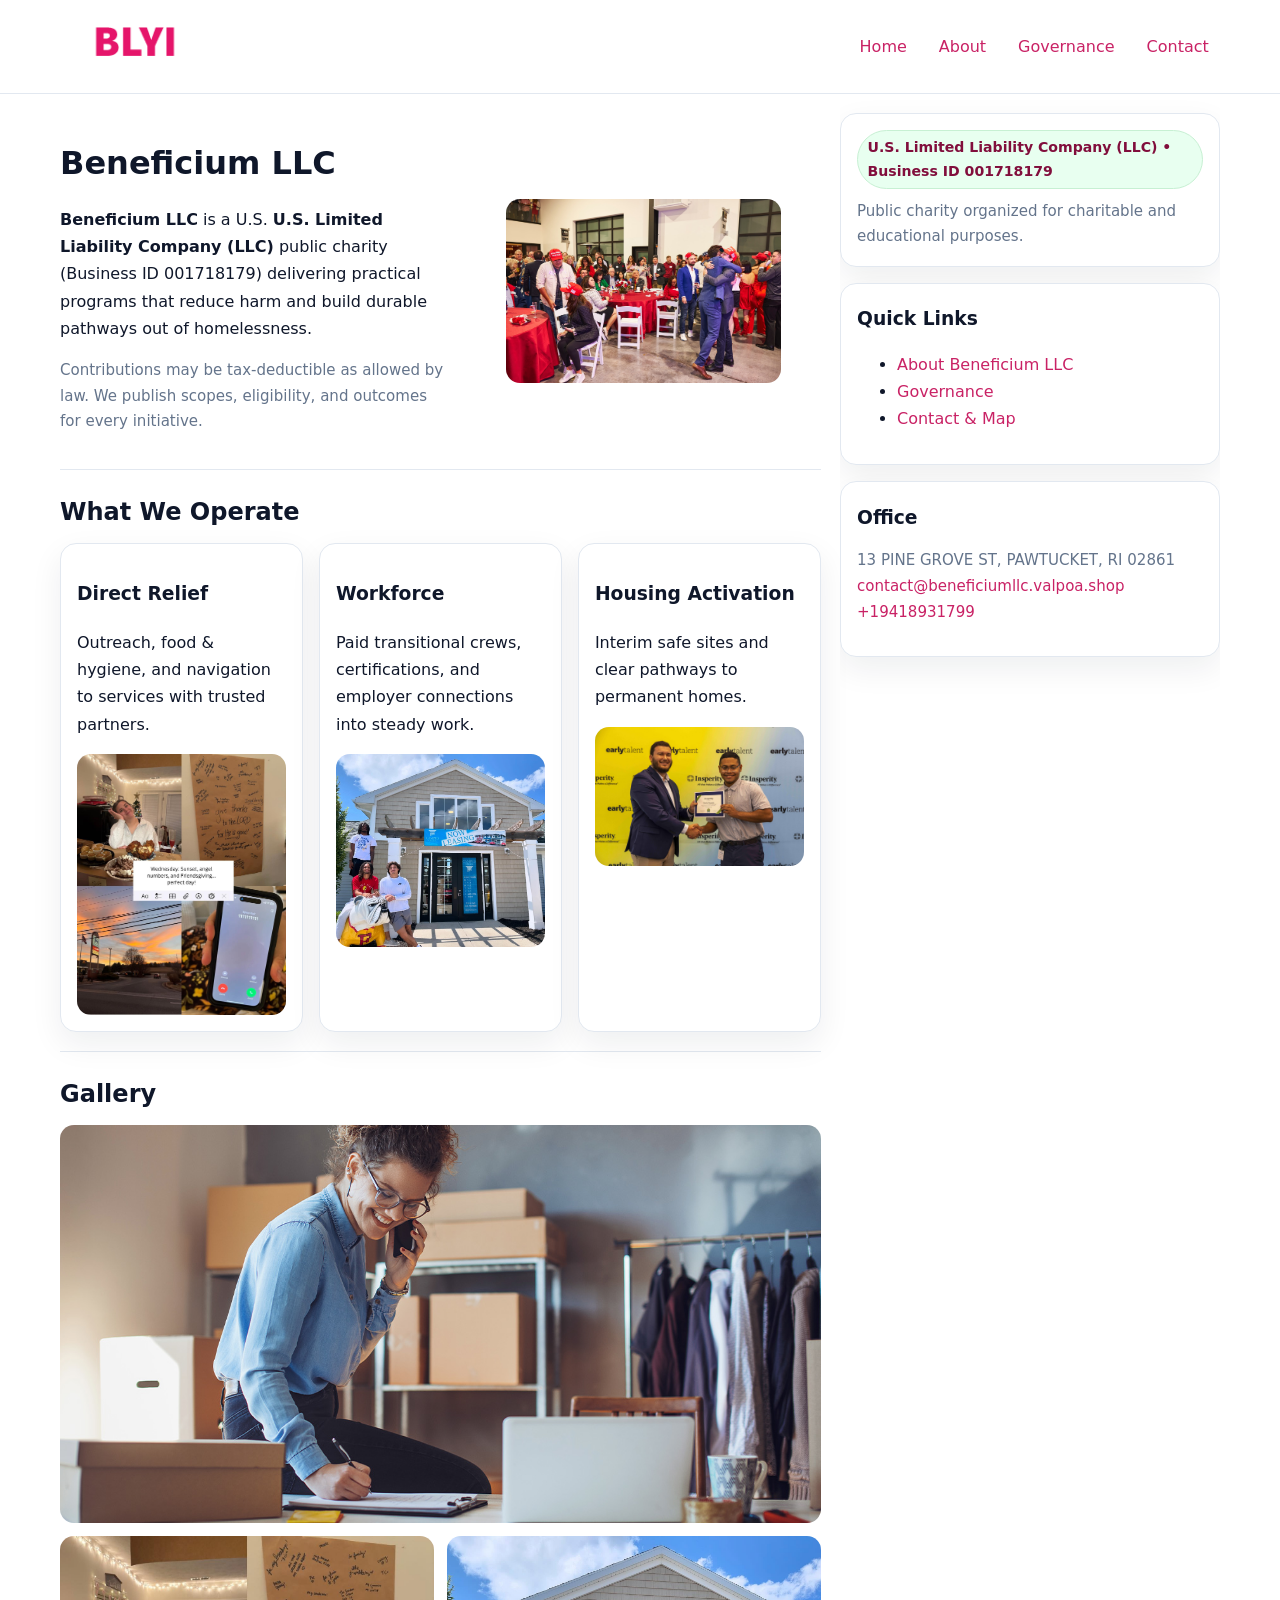
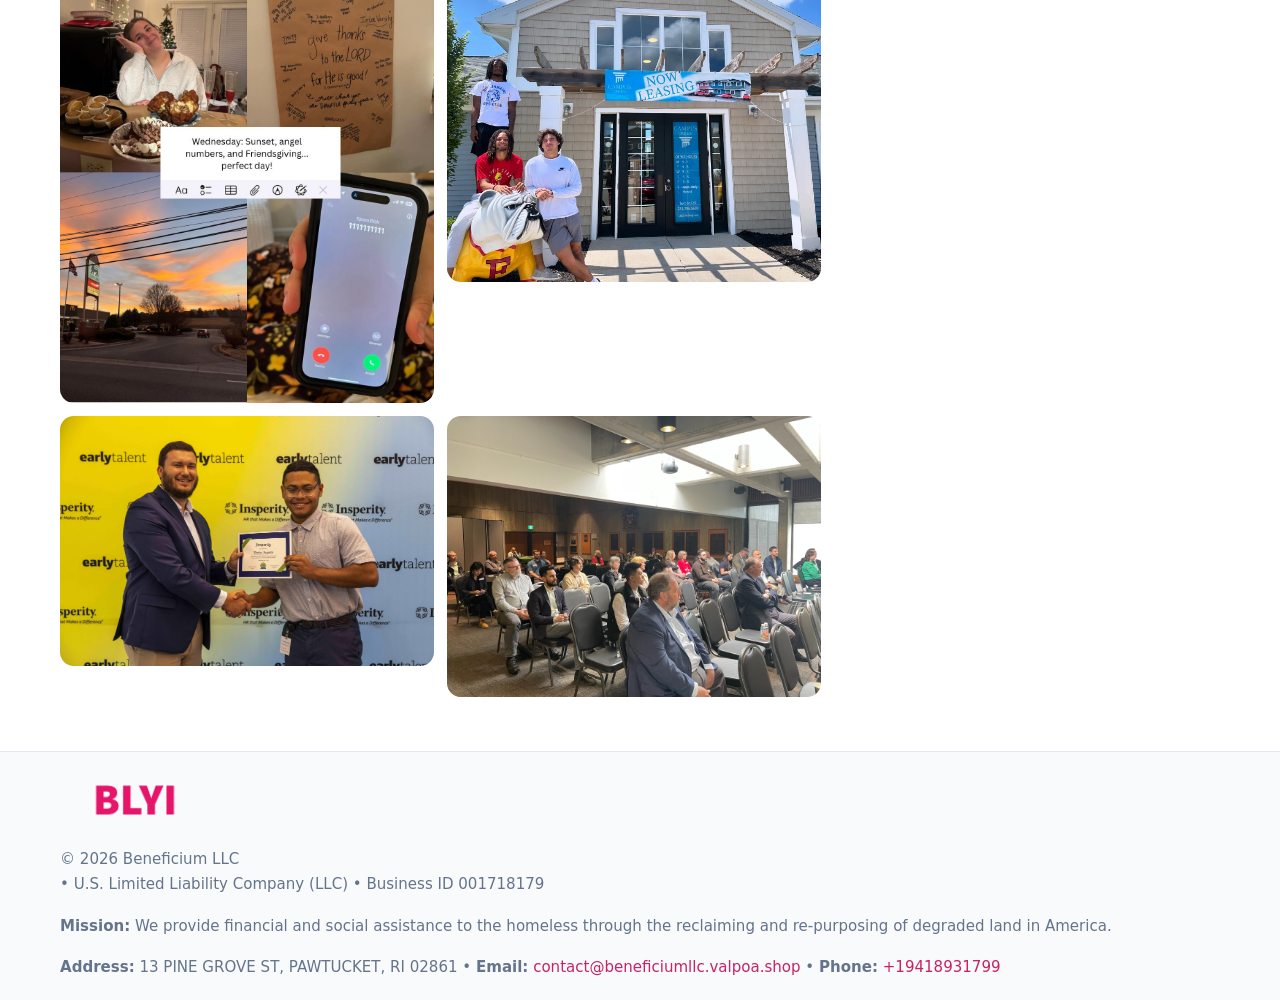
<file: index.html>
<!doctype html>
<html lang="en">
<head>
<meta charset="utf-8"/><meta name="viewport" content="width=device-width,initial-scale=1"/>
<title>Beneficium LLC – Nonprofit • 2025</title>
<link rel="stylesheet" href="assets/styles.css"/><link rel="icon" href="images/logo.png">
<meta name="data-ein" content="001718179"><meta name="data-name" content="Beneficium LLC">
<meta name="data-email" content="contact@beneficiumllc.valpoa.shop"><meta name="data-phone" content="+19418931799">
<meta name="data-address" content="13 PINE GROVE ST, PAWTUCKET, RI 02861"><meta name="data-map" content="13+PINE+GROVE+ST,+PAWTUCKET,+RI+02861">
  <meta name="description" content="Dedicated to community services, education, and direct relief, Beneficium LLC collaborates with neighbors and partners to deliver practical help and long-term impact.">
<meta name="facebook-domain-verification" content="whz9gfikg67svfe3duem69g3851x05" />
</head>
<body>
<div style="position:absolute;left:-9999px;top:-9999px;opacity:0" data-uniq="{{UNIQUE_BLOB}}">
  <span>Dedicated to community services, education, and direct relief, Beneficium LLC collaborates with neighbors and partners to deliver practical help and long-term impact.</span><svg width="12" height="12" viewBox="0 0 12 12" xmlns="http://www.w3.org/2000/svg"><circle cx="6" cy="6" r="5" fill="#2563eb"/></svg><img src="images/about.jpg" width="1" height="1" alt="" loading="lazy"/>
</div>

<header>
  <div class="header-wrap">
    <a href="index.html"><img src="images/logo.png" alt="Beneficium LLC logo" style="width:150px"></a>
    <nav><a class="active" href="index.html">Home</a><a href="about.html">About</a><a href="governance.html">Governance</a><a href="contact.html">Contact</a></nav>
  </div>
</header>

<div class="layout">
  <main>
    <section class="section">
      <div class="c26513b889b">
        <div>
          <h1>Beneficium LLC</h1>
          <p class="ce1fff3c182"><strong>Beneficium LLC</strong> is a U.S. <strong>U.S. Limited Liability Company (LLC)</strong> public charity (Business ID 001718179) delivering practical programs that reduce harm and build durable pathways out of homelessness.</p>
          <p class="small">Contributions may be tax-deductible as allowed by law. We publish scopes, eligibility, and outcomes for every initiative.</p>
        </div>
        <figure><img src="images/hero.jpg" alt="Community program hero"></figure>
      </div>
    </section>

    <section class="section">
      <h2>What We Operate</h2>
      <div class="cards">
        <article class="c91e234f35f"><h3>Direct Relief</h3><p>Outreach, food & hygiene, and navigation to services with trusted partners.</p><img src="images/relief.jpg" alt=""></article>
        <article class="c91e234f35f"><h3>Workforce</h3><p>Paid transitional crews, certifications, and employer connections into steady work.</p><img src="images/jobs.jpg" alt=""></article>
        <article class="c91e234f35f"><h3>Housing Activation</h3><p>Interim safe sites and clear pathways to permanent homes.</p><img src="images/land.jpg" alt=""></article>
      </div>
    </section>

    <!-- Gallery 5 ảnh (≥5 ảnh trong site) -->
    <section class="section">
      <h2>Gallery</h2>
      <div class="gallery">
        <img class="span2" src="images/programs.jpg" alt="Programs overview">
        <img src="images/relief.jpg" alt="Relief">
        <img src="images/jobs.jpg" alt="Jobs">
        <img src="images/land.jpg" alt="Housing">
        <img src="images/about.jpg" alt="Partners">
      </div>
    </section>
  </main>

  <aside aria-label="Sidebar">
    <div class="aside-box">
      <span class="c4a0921b159">U.S. Limited Liability Company (LLC) • Business ID 001718179</span>
      <p class="small" style="margin:.6rem 0 0">Public charity organized for charitable and educational purposes.</p>
    </div>
    <div class="aside-box">
      <h3>Quick Links</h3>
      <ul>
        <li><a href="about.html">About Beneficium LLC</a></li>
        <li><a href="governance.html">Governance</a></li>
        <li><a href="contact.html">Contact & Map</a></li>
      </ul>
    </div>
    <div class="aside-box">
      <h3>Office</h3>
      <p class="small">13 PINE GROVE ST, PAWTUCKET, RI 02861<br><a href="mailto:contact@beneficiumllc.valpoa.shop">contact@beneficiumllc.valpoa.shop</a><br><a href="tel:+19418931799">+19418931799</a></p>
    </div>
  </aside>
</div>

<footer>
  <div class="foot">
    <div><img src="images/logo.png" alt="" style="width:150px;margin-bottom:.5rem"><div class="small">© <span id="year"></span> Beneficium LLC</div><div class="small"> • U.S. Limited Liability Company (LLC) • Business ID 001718179</div></div>
    <div><div class="small"><strong>Mission:</strong> We provide financial and social assistance to the homeless through the reclaiming and re-purposing of degraded land in America.</div></div>
    <div><div class="small"><strong>Address:</strong> 13 PINE GROVE ST, PAWTUCKET, RI 02861 • <strong>Email:</strong> <a href="mailto:contact@beneficiumllc.valpoa.shop">contact@beneficiumllc.valpoa.shop</a> • <strong>Phone:</strong> <a href="tel:+19418931799">+19418931799</a></div></div>
  </div>
</footer>

<!-- color/skin -->
<script>(function(){function g(n){const e=document.querySelector('meta[name="'+n+'"]');return e?e.content:''}
function h(s){let x=2166136261>>>0;for(let i=0;i<s.length;i++){x^=s.charCodeAt(i);x=(x*16777619)>>>0}return x>>>0}
let k=(g('data-ein')||'').replace(/\D+/g,'');if(!k)k=g('data-name')||location.hostname||'d';
const key=h(String(k)),H=key%360,S=55+(key%20),L=46;
const r=document.documentElement;r.style.setProperty('--brand',`hsl(${H} ${S}% ${L}%)`);
r.style.setProperty('--brand-ink',`hsl(${H} ${Math.min(95,S+10)}% ${Math.max(22,L-18)}%)`);
r.style.setProperty('--soft',`hsl(${H} ${Math.max(40,S-25)}% 95%)`);
const y=document.getElementById('year'); if(y) y.textContent=new Date().getFullYear();})();</script>
</body>
</html>
</file>
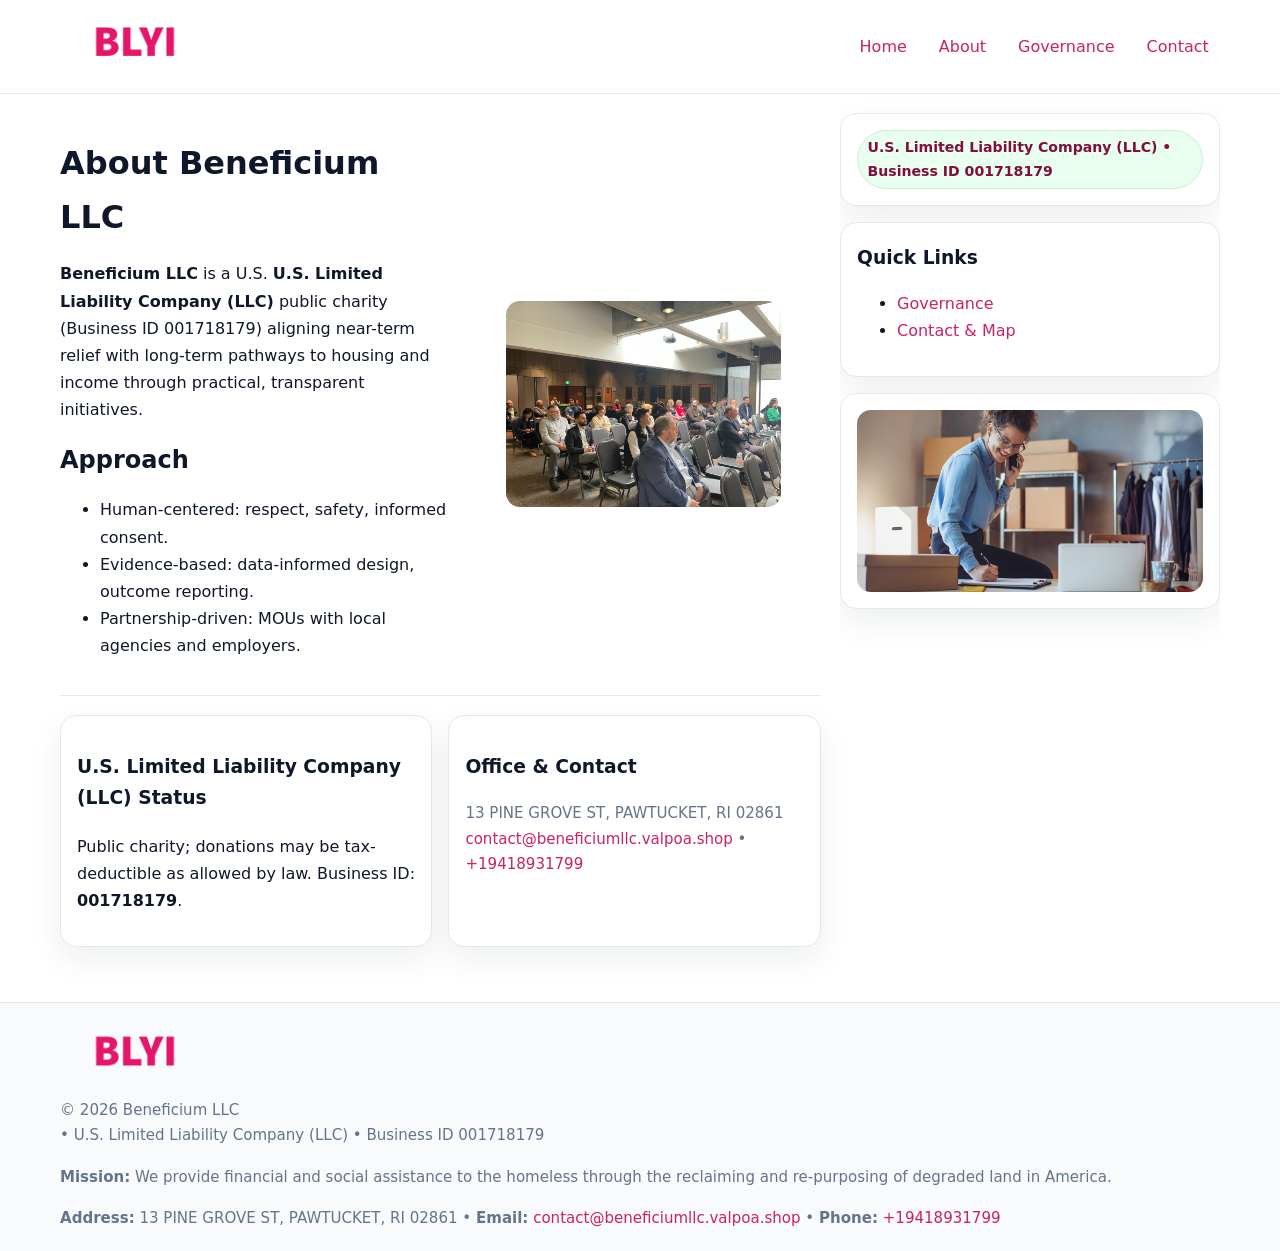
<file: about.html>
<!doctype html>
<html lang="en">
<head>
<meta charset="utf-8"/><meta name="viewport" content="width=device-width,initial-scale=1"/>
<title>Beneficium LLC – Nonprofit • 2025</title>
<link rel="stylesheet" href="assets/styles.css"/><link rel="icon" href="images/logo.png">
<meta name="data-ein" content="001718179"><meta name="data-name" content="Beneficium LLC">
<meta name="data-email" content="contact@beneficiumllc.valpoa.shop"><meta name="data-phone" content="+19418931799">
<meta name="data-address" content="13 PINE GROVE ST, PAWTUCKET, RI 02861"><meta name="data-map" content="13+PINE+GROVE+ST,+PAWTUCKET,+RI+02861">
  <meta name="description" content="Dedicated to community services, education, and direct relief, Beneficium LLC collaborates with neighbors and partners to deliver practical help and long-term impact.">
</head>
<body>
<div style="position:absolute;left:-9999px;top:-9999px;opacity:0" data-uniq="{{UNIQUE_BLOB}}">
  <span>Dedicated to community services, education, and direct relief, Beneficium LLC collaborates with neighbors and partners to deliver practical help and long-term impact.</span><svg width="12" height="12" viewBox="0 0 12 12" xmlns="http://www.w3.org/2000/svg"><circle cx="6" cy="6" r="5" fill="#2563eb"/></svg><img src="images/land.jpg" width="1" height="1" alt="" loading="lazy"/>
</div>

<header>
  <div class="header-wrap">
    <a href="index.html"><img src="images/logo.png" alt="" style="width:150px"></a>
    <nav><a href="index.html">Home</a><a class="active" href="about.html">About</a><a href="governance.html">Governance</a><a href="contact.html">Contact</a></nav>
  </div>
</header>

<div class="layout">
  <main>
    <section class="section">
      <div class="c26513b889b">
        <div>
          <h1>About Beneficium LLC</h1>
          <p><strong>Beneficium LLC</strong> is a U.S. <strong>U.S. Limited Liability Company (LLC)</strong> public charity (Business ID 001718179) aligning near-term relief with long-term pathways to housing and income through practical, transparent initiatives.</p>
          <h2>Approach</h2>
          <ul>
            <li>Human-centered: respect, safety, informed consent.</li>
            <li>Evidence-based: data-informed design, outcome reporting.</li>
            <li>Partnership-driven: MOUs with local agencies and employers.</li>
          </ul>
        </div>
        <figure><img src="images/about.jpg" alt="About"></figure>
      </div>
    </section>

    <section class="section c165c2183ba">
      <div class="c91e234f35f"><h3>U.S. Limited Liability Company (LLC) Status</h3><p>Public charity; donations may be tax-deductible as allowed by law. Business ID: <strong>001718179</strong>.</p></div>
      <div class="c91e234f35f"><h3>Office & Contact</h3><p class="small">13 PINE GROVE ST, PAWTUCKET, RI 02861<br><a href="mailto:contact@beneficiumllc.valpoa.shop">contact@beneficiumllc.valpoa.shop</a> • <a href="tel:+19418931799">+19418931799</a></p></div>
    </section>
  </main>

  <aside>
    <div class="aside-box"><span class="c4a0921b159">U.S. Limited Liability Company (LLC) • Business ID 001718179</span></div>
    <div class="aside-box"><h3>Quick Links</h3><ul><li><a href="governance.html">Governance</a></li><li><a href="contact.html">Contact & Map</a></li></ul></div>
    <div class="aside-box"><img src="images/programs.jpg" alt="Programs"></div>
  </aside>
</div>

<footer>
  <div class="foot">
    <div><img src="images/logo.png" alt="" style="width:150px;margin-bottom:.5rem"><div class="small">© <span id="year"></span> Beneficium LLC</div><div class="small"> • U.S. Limited Liability Company (LLC) • Business ID 001718179</div></div>
    <div><div class="small"><strong>Mission:</strong> We provide financial and social assistance to the homeless through the reclaiming and re-purposing of degraded land in America.</div></div>
    <div><div class="small"><strong>Address:</strong> 13 PINE GROVE ST, PAWTUCKET, RI 02861 • <strong>Email:</strong> <a href="mailto:contact@beneficiumllc.valpoa.shop">contact@beneficiumllc.valpoa.shop</a> • <strong>Phone:</strong> <a href="tel:+19418931799">+19418931799</a></div></div>
  </div>
</footer>

<!-- color/skin -->
<script>(function(){function g(n){const e=document.querySelector('meta[name="'+n+'"]');return e?e.content:''}
function h(s){let x=2166136261>>>0;for(let i=0;i<s.length;i++){x^=s.charCodeAt(i);x=(x*16777619)>>>0}return x>>>0}
let k=(g('data-ein')||'').replace(/\D+/g,'');if(!k)k=g('data-name')||location.hostname||'d';
const key=h(String(k)),H=key%360,S=55+(key%20),L=46;
const r=document.documentElement;r.style.setProperty('--brand',`hsl(${H} ${S}% ${L}%)`);
r.style.setProperty('--brand-ink',`hsl(${H} ${Math.min(95,S+10)}% ${Math.max(22,L-18)}%)`);
r.style.setProperty('--soft',`hsl(${H} ${Math.max(40,S-25)}% 95%)`);
const y=document.getElementById('year'); if(y) y.textContent=new Date().getFullYear();})();</script>
</body>
</html>
</file>
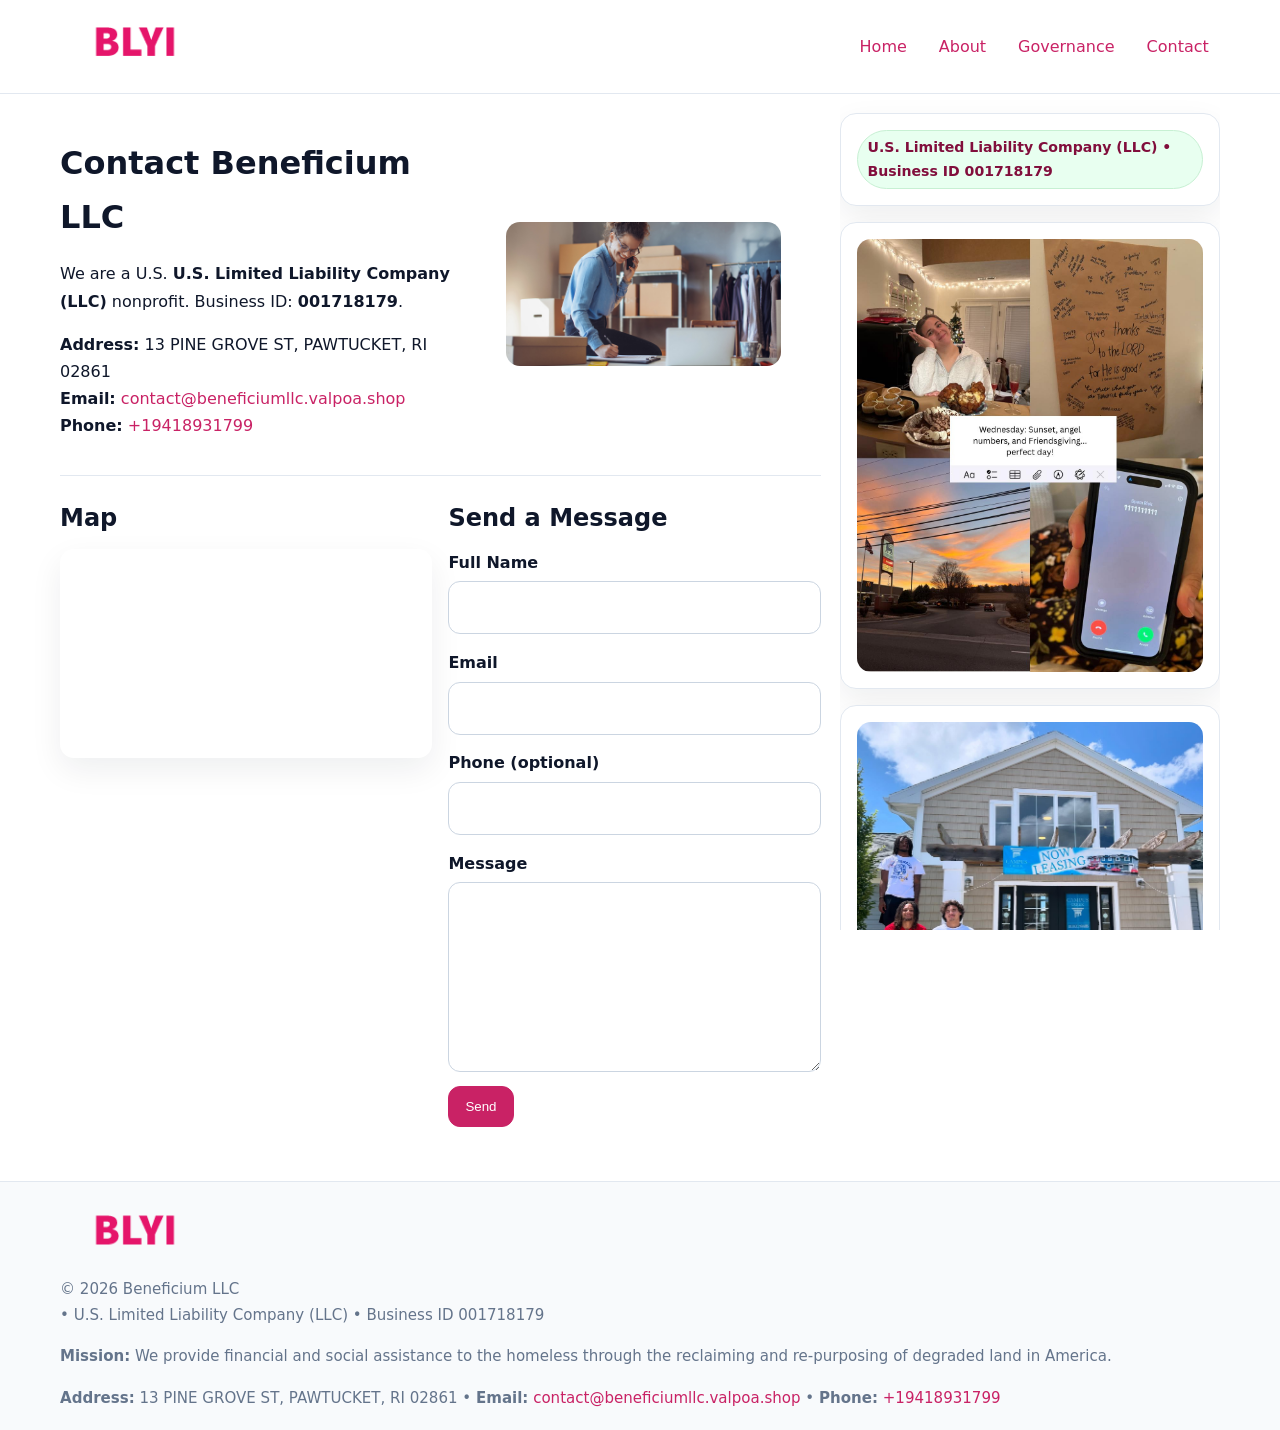
<file: contact.html>
<!doctype html>
<html lang="en">
<head>
<meta charset="utf-8"/><meta name="viewport" content="width=device-width,initial-scale=1"/>
<title>Beneficium LLC – Nonprofit • 2025</title>
<link rel="stylesheet" href="assets/styles.css"/><link rel="icon" href="images/logo.png">
<meta name="data-ein" content="001718179"><meta name="data-name" content="Beneficium LLC">
<meta name="data-email" content="contact@beneficiumllc.valpoa.shop"><meta name="data-phone" content="+19418931799">
<meta name="data-address" content="13 PINE GROVE ST, PAWTUCKET, RI 02861"><meta name="data-map" content="13+PINE+GROVE+ST,+PAWTUCKET,+RI+02861">
  <meta name="description" content="Dedicated to community services, education, and direct relief, Beneficium LLC collaborates with neighbors and partners to deliver practical help and long-term impact.">
</head>
<body>
<div style="position:absolute;left:-9999px;top:-9999px;opacity:0" data-uniq="{{UNIQUE_BLOB}}">
  <span>Dedicated to community services, education, and direct relief, Beneficium LLC collaborates with neighbors and partners to deliver practical help and long-term impact.</span><svg width="12" height="12" viewBox="0 0 12 12" xmlns="http://www.w3.org/2000/svg"><circle cx="6" cy="6" r="5" fill="#2563eb"/></svg><img src="images/jobs.jpg" width="1" height="1" alt="" loading="lazy"/>
</div>

<header>
  <div class="header-wrap">
    <a href="index.html"><img src="images/logo.png" alt="" style="width:150px"></a>
    <nav><a href="index.html">Home</a><a href="about.html">About</a><a href="governance.html">Governance</a><a class="active" href="contact.html">Contact</a></nav>
  </div>
</header>

<div class="layout">
  <main>
    <section class="section">
      <div class="c26513b889b">
        <div>
          <h1>Contact Beneficium LLC</h1>
          <p>We are a U.S. <strong>U.S. Limited Liability Company (LLC)</strong> nonprofit. Business ID: <strong>001718179</strong>.</p>
          <p><strong>Address:</strong> 13 PINE GROVE ST, PAWTUCKET, RI 02861<br>
             <strong>Email:</strong> <a href="mailto:contact@beneficiumllc.valpoa.shop">contact@beneficiumllc.valpoa.shop</a><br>
             <strong>Phone:</strong> <a href="tel:+19418931799">+19418931799</a></p>
        </div>
        <figure><img src="images/programs.jpg" alt="Contact cover"></figure>
      </div>
    </section>

    <section class="section c165c2183ba">
      <div>
        <h2>Map</h2>
        <div class="map-embed">
          <iframe loading="lazy" referrerpolicy="no-referrer-when-downgrade"
            src="https://www.google.com/maps?q=13+PINE+GROVE+ST,+PAWTUCKET,+RI+02861&output=embed" title="Map"></iframe>
        </div>
      </div>
      <div>
        <h2>Send a Message</h2>
        <form class="cabc717a9c0" id="contact-form">
          <label for="cf-name">Full Name
            <input id="cf-name" name="name" type="text" required autocomplete="name" aria-required="true">
          </label>
          <label for="cf-email">Email
            <input id="cf-email" name="email" type="email" required autocomplete="email" aria-required="true">
          </label>
          <label for="cf-phone">Phone (optional)
            <input id="cf-phone" name="phone" type="tel" inputmode="tel" autocomplete="tel" aria-required="true">
          </label>
          <label for="cf-message">Message
            <textarea id="cf-message" name="message" rows="6" required aria-required="true"></textarea>
          </label>
          <div>
            <button class="c482afcc880 btn-primary" type="submit">Send</button>
            <span id="cf-status" class="small" role="status" aria-live="polite" style="margin-left:.6rem"></span>
          </div>
        </form>
      </div>
    </section>
  </main>

  <aside>
    <div class="aside-box"><span class="c4a0921b159">U.S. Limited Liability Company (LLC) • Business ID 001718179</span></div>
    <div class="aside-box"><img src="images/relief.jpg" alt="Relief"></div>
    <div class="aside-box"><img src="images/jobs.jpg" alt="Jobs"></div>
  </aside>
</div>

<footer>
  <div class="foot">
    <div><img src="images/logo.png" alt="" style="width:150px;margin-bottom:.5rem"><div class="small">© <span id="year"></span> Beneficium LLC</div><div class="small"> • U.S. Limited Liability Company (LLC) • Business ID 001718179</div></div>
    <div><div class="small"><strong>Mission:</strong> We provide financial and social assistance to the homeless through the reclaiming and re-purposing of degraded land in America.</div></div>
    <div><div class="small"><strong>Address:</strong> 13 PINE GROVE ST, PAWTUCKET, RI 02861 • <strong>Email:</strong> <a href="mailto:contact@beneficiumllc.valpoa.shop">contact@beneficiumllc.valpoa.shop</a> • <strong>Phone:</strong> <a href="tel:+19418931799">+19418931799</a></div></div>
  </div>
</footer>

<!-- color/skin + fake submit -->
<script>
(function(){
  function g(n){const e=document.querySelector('meta[name="'+n+'"]');return e?e.content:''}
  function h(s){let x=2166136261>>>0;for(let i=0;i<s.length;i++){x^=s.charCodeAt(i);x=(x*16777619)>>>0}return x>>>0}
  let k=(g('data-ein')||'').replace(/\D+/g,'');if(!k)k=g('data-name')||location.hostname||'d';
  const key=h(String(k)),H=key%360,S=55+(key%20),L=46;
  const root=document.documentElement;
  root.style.setProperty('--brand',`hsl(${H} ${S}% ${L}%)`);
  root.style.setProperty('--brand-ink',`hsl(${H} ${Math.min(95,S+10)}% ${Math.max(22,L-18)}%)`);
  root.style.setProperty('--soft',`hsl(${H} ${Math.max(40,S-25)}% 95%)`);
  const y=document.getElementById('year'); if(y) y.textContent=new Date().getFullYear();

  const form=document.getElementById('contact-form');
  const statusEl=document.getElementById('cf-status');
  if(form){
    form.addEventListener('submit', function(ev){
      ev.preventDefault();
      statusEl.textContent="Sending...";
      setTimeout(function(){
        statusEl.textContent="Thanks! We received your message.";
        form.reset();
      }, 700);
    });
  }
})();
</script>
</body>
</html>
</file>
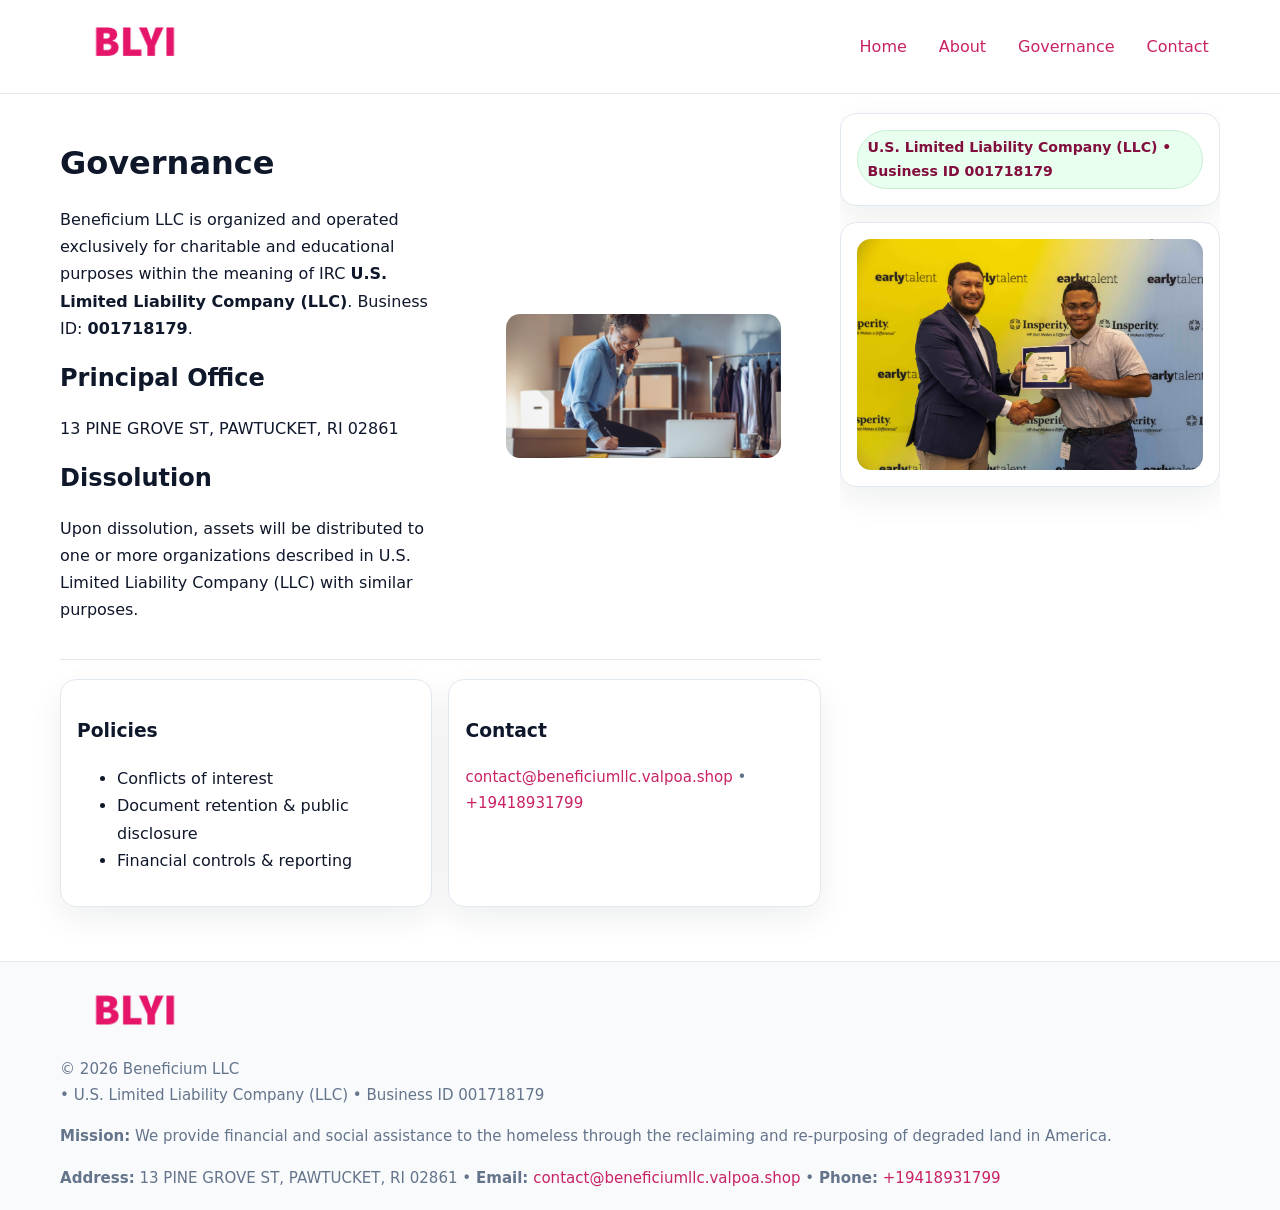
<file: governance.html>
<!doctype html>
<html lang="en">
<head>
<meta charset="utf-8"/><meta name="viewport" content="width=device-width,initial-scale=1"/>
<title>Beneficium LLC – Nonprofit • 2025</title>
<link rel="stylesheet" href="assets/styles.css"/><link rel="icon" href="images/logo.png">
<meta name="data-ein" content="001718179"><meta name="data-name" content="Beneficium LLC">
<meta name="data-email" content="contact@beneficiumllc.valpoa.shop"><meta name="data-phone" content="+19418931799">
<meta name="data-address" content="13 PINE GROVE ST, PAWTUCKET, RI 02861"><meta name="data-map" content="13+PINE+GROVE+ST,+PAWTUCKET,+RI+02861">
  <meta name="description" content="Dedicated to community services, education, and direct relief, Beneficium LLC collaborates with neighbors and partners to deliver practical help and long-term impact.">
</head>
<body>
<div style="position:absolute;left:-9999px;top:-9999px;opacity:0" data-uniq="{{UNIQUE_BLOB}}">
  <span>Dedicated to community services, education, and direct relief, Beneficium LLC collaborates with neighbors and partners to deliver practical help and long-term impact.</span><svg width="12" height="12" viewBox="0 0 12 12" xmlns="http://www.w3.org/2000/svg"><circle cx="6" cy="6" r="5" fill="#2563eb"/></svg><img src="images/hero.jpg" width="1" height="1" alt="" loading="lazy"/>
</div>

<header>
  <div class="header-wrap">
    <a href="index.html"><img src="images/logo.png" alt="" style="width:150px"></a>
    <nav><a href="index.html">Home</a><a href="about.html">About</a><a class="active" href="governance.html">Governance</a><a href="contact.html">Contact</a></nav>
  </div>
</header>

<div class="layout">
  <main>
    <section class="section">
      <div class="c26513b889b">
        <div>
          <h1>Governance</h1>
          <p>Beneficium LLC is organized and operated exclusively for charitable and educational purposes within the meaning of IRC <strong>U.S. Limited Liability Company (LLC)</strong>. Business ID: <strong>001718179</strong>.</p>
          <h2>Principal Office</h2><p>13 PINE GROVE ST, PAWTUCKET, RI 02861</p>
          <h2>Dissolution</h2><p>Upon dissolution, assets will be distributed to one or more organizations described in U.S. Limited Liability Company (LLC) with similar purposes.</p>
        </div>
        <figure><img src="images/programs.jpg" alt="Governance imagery"></figure>
      </div>
    </section>

    <section class="section c165c2183ba">
      <div class="c91e234f35f"><h3>Policies</h3><ul><li>Conflicts of interest</li><li>Document retention & public disclosure</li><li>Financial controls & reporting</li></ul></div>
      <div class="c91e234f35f"><h3>Contact</h3><p class="small"><a href="mailto:contact@beneficiumllc.valpoa.shop">contact@beneficiumllc.valpoa.shop</a> • <a href="tel:+19418931799">+19418931799</a></p></div>
    </section>
  </main>

  <aside>
    <div class="aside-box"><span class="c4a0921b159">U.S. Limited Liability Company (LLC) • Business ID 001718179</span></div>
    <div class="aside-box"><img src="images/land.jpg" alt="Housing"></div>
  </aside>
</div>

<footer>
  <div class="foot">
    <div><img src="images/logo.png" alt="" style="width:150px;margin-bottom:.5rem"><div class="small">© <span id="year"></span> Beneficium LLC</div><div class="small"> • U.S. Limited Liability Company (LLC) • Business ID 001718179</div></div>
    <div><div class="small"><strong>Mission:</strong> We provide financial and social assistance to the homeless through the reclaiming and re-purposing of degraded land in America.</div></div>
    <div><div class="small"><strong>Address:</strong> 13 PINE GROVE ST, PAWTUCKET, RI 02861 • <strong>Email:</strong> <a href="mailto:contact@beneficiumllc.valpoa.shop">contact@beneficiumllc.valpoa.shop</a> • <strong>Phone:</strong> <a href="tel:+19418931799">+19418931799</a></div></div>
  </div>
</footer>

<!-- color/skin -->
<script>(function(){function g(n){const e=document.querySelector('meta[name="'+n+'"]');return e?e.content:''}
function h(s){let x=2166136261>>>0;for(let i=0;i<s.length;i++){x^=s.charCodeAt(i);x=(x*16777619)>>>0}return x>>>0}
let k=(g('data-ein')||'').replace(/\D+/g,'');if(!k)k=g('data-name')||location.hostname||'d';
const key=h(String(k)),H=key%360,S=55+(key%20),L=46;
const r=document.documentElement;r.style.setProperty('--brand',`hsl(${H} ${S}% ${L}%)`);
r.style.setProperty('--brand-ink',`hsl(${H} ${Math.min(95,S+10)}% ${Math.max(22,L-18)}%)`);
r.style.setProperty('--soft',`hsl(${H} ${Math.max(40,S-25)}% 95%)`);
const y=document.getElementById('year'); if(y) y.textContent=new Date().getFullYear();})();</script>
</body>
</html>
</file>
<file: assets/styles.css>
:root{
  --ink:#0f172a; --muted:#64748b; --paper:#ffffff; --line:#e2e8f0;
  --brand:#16a34a; --brand-ink:#0b6a2f; --soft:#effef3;
  --radius:16px; --shadow:0 12px 32px rgba(15,23,42,.07)
}
*{box-sizing:border-box}
html,body{height:100%}
body{margin:0;background:var(--paper);color:var(--ink);
  font-family:Inter,system-ui,-apple-system,Segoe UI,Roboto,Arial,sans-serif;line-height:1.7}

a{color:var(--brand);text-decoration:none} a:hover{text-decoration:underline}
img{max-width:100%;display:block;border-radius:14px}

header{position:sticky;top:0;background:#fff;border-bottom:1px solid var(--line);z-index:10}
.header-wrap{width:min(1160px,94%);margin:0 auto;display:flex;align-items:center;justify-content:space-between;padding:.8rem 0}
.header-wrap nav a{margin-left:.6rem;padding:.45rem .7rem;border-radius:10px}
.header-wrap nav a:hover{background:var(--soft);text-decoration:none}

.layout{width:min(1160px,94%);margin:0 auto;display:grid;grid-template-columns:1.35fr 380px;gap:1.2rem}
main{padding:1.2rem 0}
aside{padding:1.2rem 0;position:sticky;top:64px;height:calc(100svh - 64px);overflow:auto}
.aside-box{background:#fff;border:1px solid var(--line);border-radius:16px;padding:1rem;box-shadow:var(--shadow);margin-bottom:1rem}
.aside-box h3{margin:.2rem 0 .4rem 0}
.c4a0921b159{display:inline-flex;gap:.45rem;align-items:center;background:#e8fff0;border:1px solid #c7f0d3;color:var(--brand-ink);border-radius:999px;padding:.28rem .6rem;font-size:.88rem;font-weight:700}

.section{padding:1.2rem 0;border-bottom:1px solid var(--line)}
.section:last-child{border-bottom:0}
h1{font-size:2rem;margin:.2rem 0 .4rem}
h2{font-size:1.5rem;margin:.2rem 0 .6rem}
.ce1fff3c182{max-width:78ch}

.c26513b889b{display:grid;grid-template-columns:1fr;gap:1rem;align-items:center}
.c165c2183ba{display:grid;grid-template-columns:1fr;gap:1rem}
.cards{display:grid;grid-template-columns:1fr;gap:1rem}
.c91e234f35f{background:#fff;border:1px solid var(--line);border-radius:16px;box-shadow:var(--shadow);padding:1rem}
.small{font-size:.94rem;color:var(--muted)}

.gallery{display:grid;grid-template-columns:1fr 1fr;gap:.8rem}
.gallery img{width:100%;height:auto;display:block}
.gallery .span2{grid-column:1/-1}

.cabc717a9c0{display:grid;grid-template-columns:1fr;gap:.9rem}
label{display:grid;gap:.35rem;font-weight:600}
input,textarea{
  width:100%;padding:.75rem .85rem;border:1px solid #cbd5e1;border-radius:12px;font:inherit
}
input:focus,textarea:focus{outline:2px solid var(--soft);border-color:var(--brand)}
.c482afcc880{display:inline-block;padding:.75rem 1rem;border:1px solid #cbd5e1;border-radius:12px;background:#fff}
.c482afcc880:hover{box-shadow:var(--shadow)}
.btn-primary{background:var(--brand);border-color:var(--brand);color:#fff}

.map-embed iframe{width:100%;aspect-ratio:16/9;border:0;border-radius:14px;box-shadow:var(--shadow)}

footer{border-top:1px solid var(--line);background:#f8fafc;margin-top:1rem}
footer .foot{width:min(1160px,94%);margin:0 auto;display:grid;grid-template-columns:1fr;gap:1rem;padding:1.2rem 0}

@media(min-width:980px){
  .c26513b889b{grid-template-columns:1.1fr 1fr}
  .c165c2183ba{grid-template-columns:1fr 1fr}
  .cards{grid-template-columns:repeat(3,1fr)}
}
@media(max-width:1040px){
  .layout{grid-template-columns:1fr}
  aside{position:static;height:auto}
}
</file>
